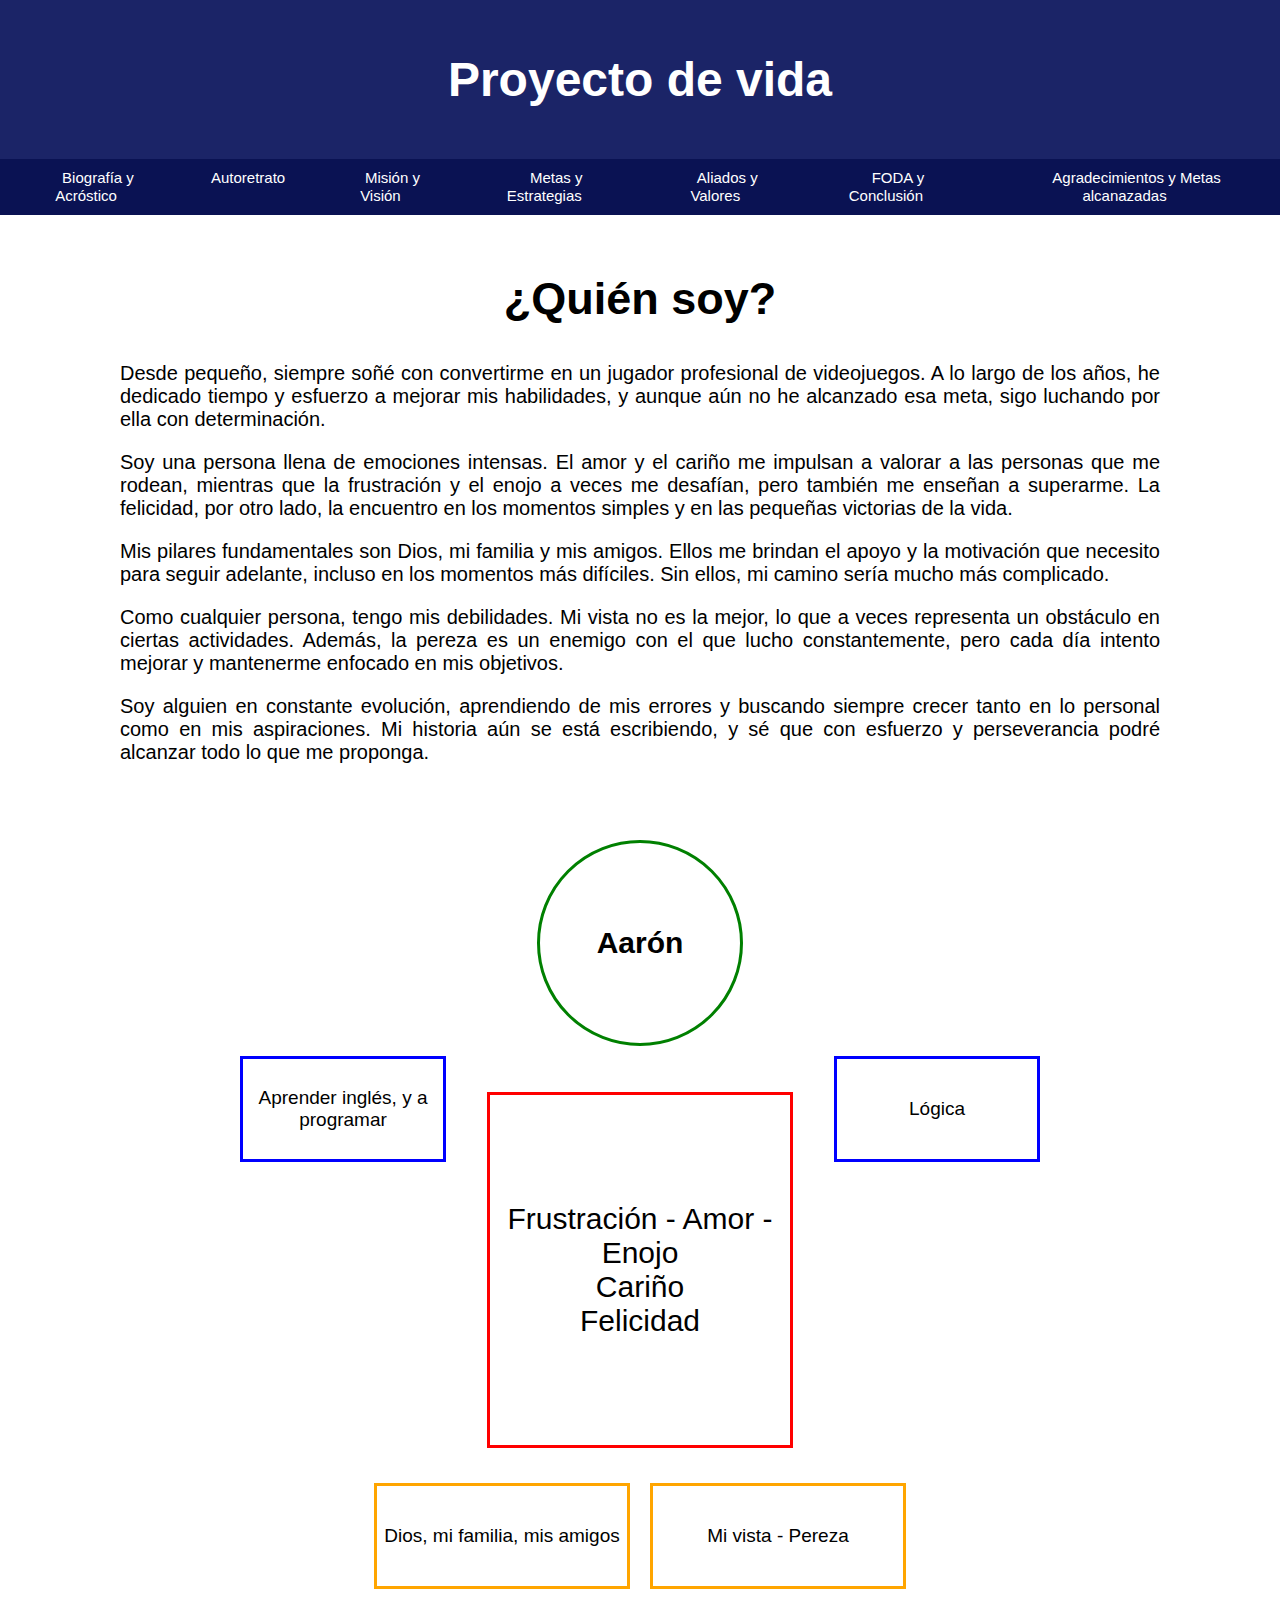
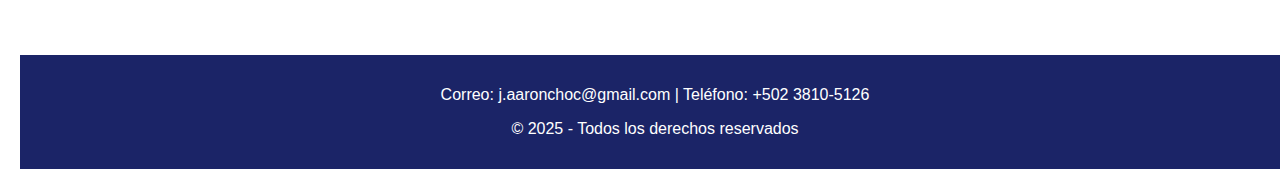
<file: index.html>
<!DOCTYPE html>
<html lang="es">
<head>
    <meta charset="UTF-8">
    <meta name="viewport" content="width=device-width, initial-scale=1.0">
    <title>Proyecto de Vida</title>
    <link rel="stylesheet" href="style.css">
</head>
<body>

    <!-- Contenedor que une la Navbar y el Header -->
    <div class="top-container">
        <header class="header">
            <h1>Proyecto de vida</h1>
        </header>
        <nav class="navbar">
            <ul>
                <li><a href="acros_y_biogra.html">Biografía y Acróstico</a></li>
                <li><a href="autoretrato.html">Autoretrato</a></li>
                <li><a href="vision_y_mision.html">Misión y Visión</a></li>
                <li><a href="metas_y_estrate.html">Metas y Estrategias</a></li>
                <li><a href="ali_y_valo.html">Aliados y Valores</a></li>
                <li><a href="FODA_y_conclu.html">FODA y Conclusión</a></li>
                <li><a href="agradeci_y_Malcanzadas.html">Agradecimientos y Metas alcanazadas</a></li>
            </ul>
        </nav>
    </div>

    <!-- Contenido principal -->
    <main class="content">
        <section class="contenedor1">
            <h2 class="t1">¿Quién soy?</h2>
            <p class="p1">Desde pequeño, siempre soñé con convertirme en un jugador profesional de videojuegos. A lo largo de los años, he dedicado tiempo y esfuerzo a mejorar mis habilidades, y aunque aún no he alcanzado esa meta, sigo luchando por ella con determinación.</p>
            <p class="p1">Soy una persona llena de emociones intensas. El amor y el cariño me impulsan a valorar a las personas que me rodean, mientras que la frustración y el enojo a veces me desafían, pero también me enseñan a superarme. La felicidad, por otro lado, la encuentro en los momentos simples y en las pequeñas victorias de la vida.</p>
            <p class="p1">Mis pilares fundamentales son Dios, mi familia y mis amigos. Ellos me brindan el apoyo y la motivación que necesito para seguir adelante, incluso en los momentos más difíciles. Sin ellos, mi camino sería mucho más complicado.</p>
            <p class="p1">Como cualquier persona, tengo mis debilidades. Mi vista no es la mejor, lo que a veces representa un obstáculo en ciertas actividades. Además, la pereza es un enemigo con el que lucho constantemente, pero cada día intento mejorar y mantenerme enfocado en mis objetivos.</p>
            <p class="p1">Soy alguien en constante evolución, aprendiendo de mis errores y buscando siempre crecer tanto en lo personal como en mis aspiraciones. Mi historia aún se está escribiendo, y sé que con esfuerzo y perseverancia podré alcanzar todo lo que me proponga.</p>
            <br>
            <br>
           <!-- Figura Humana -->
<div class="human-figure">
    <div class="cabeza">Aarón</div>
    <div class="arms">
        <div class="arm">Aprender inglés, y a programar</div>
        <div class="arm">Lógica</div>
    </div>
    <div class="Cuerpo">
        <div>Frustración - Amor - Enojo</div>
        <div>Cariño</div>
        <div>Felicidad</div>
    </div>
    <div class="legs">
        <div class="leg">Dios, mi familia, mis amigos</div>
        <div class="leg">Mi vista - Pereza</div>
    </div>
</div>
<br>
<br>

    <!-- Footer -->
    <footer class="footer">
        <p>Correo: j.aaronchoc@gmail.com | Teléfono: +502 3810-5126</p>
        <p>&copy; 2025 - Todos los derechos reservados</p>
    </footer>

</body>
</html>
</file>
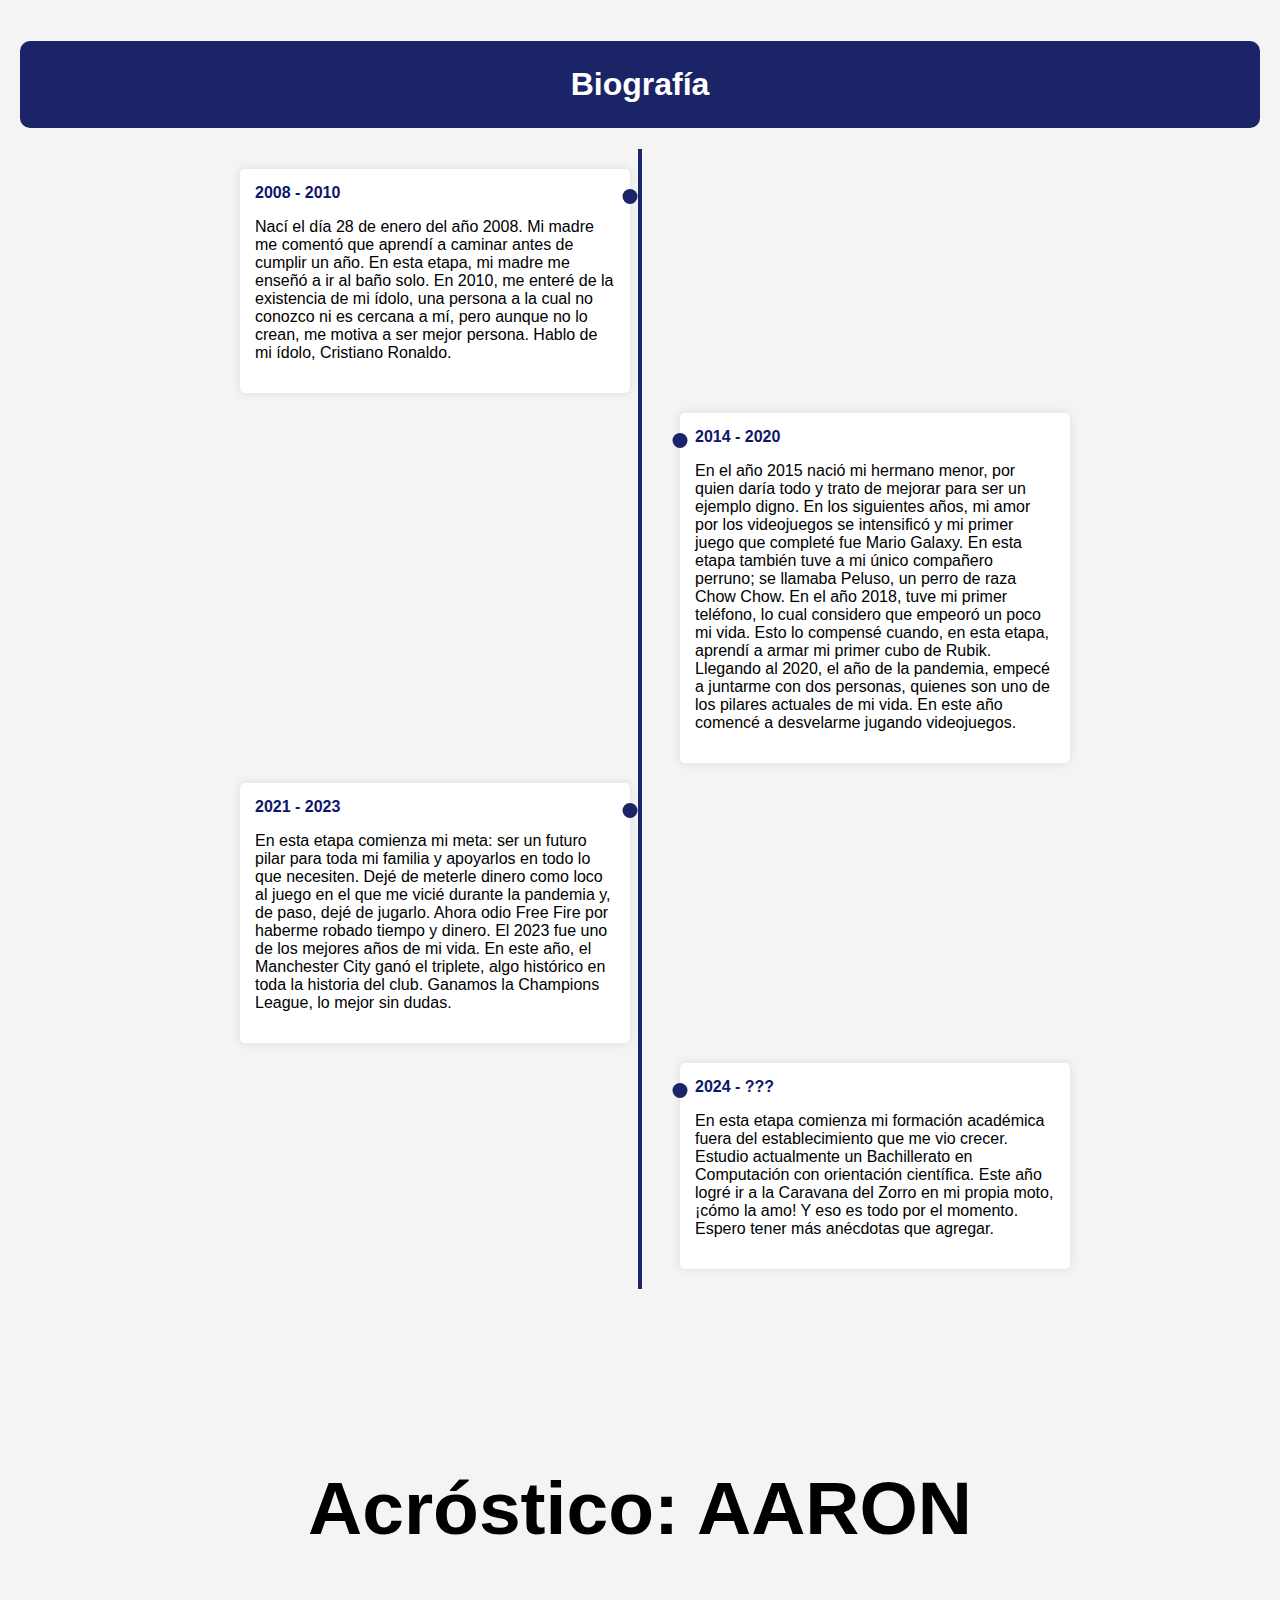
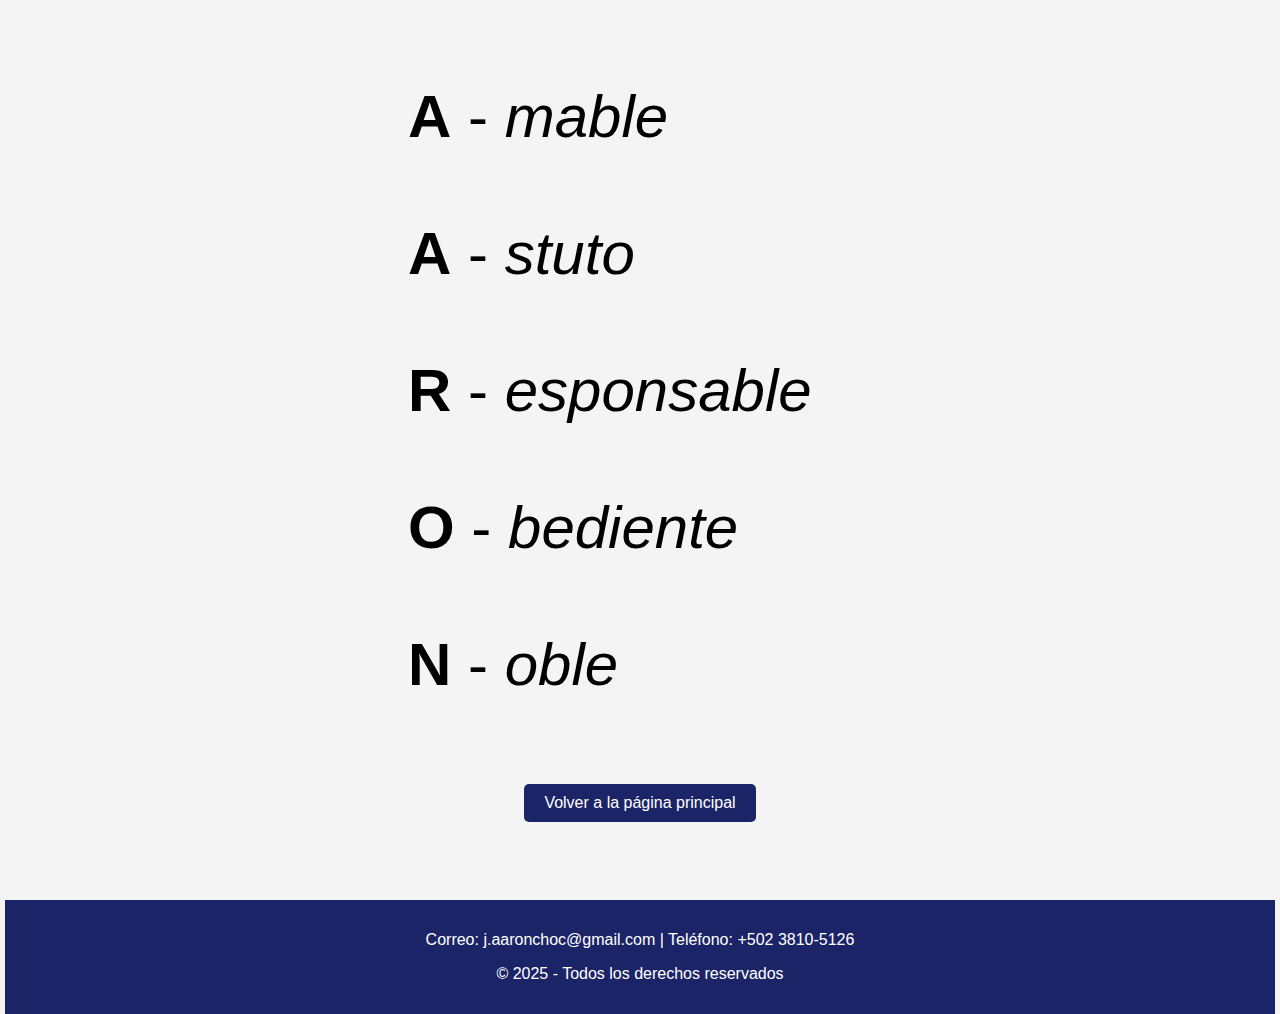
<file: acros_y_biogra.html>
<!DOCTYPE html>
<html lang="es">
<head>
    <meta charset="UTF-8">
    <meta name="viewport" content="width=device-width, initial-scale=1.0">
    <title>Proyecto de Vida</title>
    <link rel="stylesheet" href="style.css">
    <style>
        /* Estilos generales */
        body {
            font-family: Arial, sans-serif;
            margin: 0;
            padding: 20px;
            background-color: #f4f4f4;
            display: flex;
            flex-direction: column;
            min-height: 100vh;
        }

        h1 {
            text-align: center;
            background-color: #1b2467;
            color: white;
            padding: 2%;
            top: auto;
            border-radius: 10px;
        }

        /* Contenedor de la línea del tiempo */
        .timeline {
            position: relative;
            max-width: 800px;
            margin: auto;
            flex: 1; /* Esto asegura que el contenido ocupe el espacio disponible */
        }

        /* Línea vertical */
        .timeline::after {
            content: '';
            position: absolute;
            width: 4px;
            background-color: #1b2467;
            top: 0;
            bottom: 0;
            left: 50%;
            transform: translateX(-50%);
        }

        /* Caja de cada evento */
        .event {
            position: relative;
            width: 45%;
            padding: 15px;
            background-color: white;
            box-shadow: 0 0 10px rgba(0, 0, 0, 0.1);
            border-radius: 5px;
            margin: 20px 0;
        }

        /* Alternar eventos a la izquierda y derecha */
        .event:nth-child(odd) {
            left: 0;
        }

        .event:nth-child(even) {
            left: 55%;
        }

        /* Círculo indicador */
        .event::before {
            content: '';
            position: absolute;
            width: 15px;
            height: 15px;
            background-color: #1b2467;
            border-radius: 50%;
            top: 20px;
            left: 100%;
            transform: translateX(-50%);
        }

        .event:nth-child(even)::before {
            left: 0;
            transform: translateX(-50%);
        }

        /* Fecha de cada evento */
        .event .date {
            font-weight: bold;
            color: #0c166a;
        }

        /* Estilos para el pie de página */
        .footer {
        background: #1b2467;
        color: white;
        text-align: center;
        padding: 15px;
        position: relative;
        bottom: 0;
        width: 100%;
        transform: translateY(20px);
        right: 15px;
        }

        /* Estilos del acróstico */
        .acrostico {
            color: black;
            padding: 20px;
            margin: 20px auto;
            max-width: 800px;
            border-radius: 10px;
            text-align: center;
            font-size: 50px;
        }

        .acrostico h2 {
            margin: 10px 0;
        }

        .acrostico p {
            margin: 5px 0;
            font-size: 60px;
        }

        /* Estilos para el botón de regreso */
        .btn-regreso {
            background-color: #1b2467;
            color: white;
            padding: 10px 20px;
            border: none;
            border-radius: 5px;
            font-size: 16px;
            cursor: pointer;
            text-align: center;
            text-decoration: none;
            display: inline-block;
            margin-top: 20px;
        }

        .btn-regreso:hover {
            background-color: #0c144f;
        }
    </style>
</head>
<body>

    <h1>Biografía</h1>
    
    <div class="timeline">
        <div class="event">
            <span class="date">2008 - 2010</span>
            <p>Nací el día 28 de enero del año 2008. Mi madre me comentó que aprendí a caminar antes de cumplir un año. En esta etapa, mi madre me enseñó a ir al baño solo. En 2010, me enteré de la existencia de mi ídolo, una persona a la cual no conozco ni es cercana a mí, pero aunque no lo crean, me motiva a ser mejor persona. Hablo de mi ídolo, Cristiano Ronaldo.</p>
        </div>

        <div class="event">
            <span class="date">2014 - 2020</span>
            <p>En el año 2015 nació mi hermano menor, por quien daría todo y trato de mejorar para ser un ejemplo digno. En los siguientes años, mi amor por los videojuegos se intensificó y mi primer juego que completé fue Mario Galaxy. En esta etapa también tuve a mi único compañero perruno; se llamaba Peluso, un perro de raza Chow Chow. En el año 2018, tuve mi primer teléfono, lo cual considero que empeoró un poco mi vida. Esto lo compensé cuando, en esta etapa, aprendí a armar mi primer cubo de Rubik. Llegando al 2020, el año de la pandemia, empecé a juntarme con dos personas, quienes son uno de los pilares actuales de mi vida. En este año comencé a desvelarme jugando videojuegos.</p>
        </div>

        <div class="event">
            <span class="date">2021 - 2023</span>
            <p>En esta etapa comienza mi meta: ser un futuro pilar para toda mi familia y apoyarlos en todo lo que necesiten. Dejé de meterle dinero como loco al juego en el que me vicié durante la pandemia y, de paso, dejé de jugarlo. Ahora odio Free Fire por haberme robado tiempo y dinero. El 2023 fue uno de los mejores años de mi vida. En este año, el Manchester City ganó el triplete, algo histórico en toda la historia del club. Ganamos la Champions League, lo mejor sin dudas.</p>
        </div>

        <div class="event">
            <span class="date">2024 - ???</span>
            <p>En esta etapa comienza mi formación académica fuera del establecimiento que me vio crecer. Estudio actualmente un Bachillerato en Computación con orientación científica. Este año logré ir a la Caravana del Zorro en mi propia moto, ¡cómo la amo! Y eso es todo por el momento. Espero tener más anécdotas que agregar.</p>
        </div>
    </div>

    <br>
    <br>
    <br>
    <br>
    <br>
    <br>
    <br>

    <!-- Acróstico de la palabra AARON -->
    <div class="acrostico">
        <h2>Acróstico: AARON</h2>
        <br>
        <br>
        <p class="p1"><strong>A</strong> - <em>mable</em></p>
        <br>
        <p class="p1"><strong>A</strong> - <em>stuto</em></p>
        <br>
        <p class="p1"><strong>R</strong> - <em>esponsable</em></p>
        <br>
        <p class="p1"><strong>O</strong> - <em>bediente</em></p>
        <br>
        <p class="p1"><strong>N</strong> - <em>oble</em></p>
        <br>
        <!-- Botón de regreso -->
        <a href="index.html" class="btn-regreso">Volver a la página principal</a>
    </div>
    <br>

    <footer class="footer">
        <p>Correo: j.aaronchoc@gmail.com | Teléfono: +502 3810-5126</p>
        <p>&copy; 2025 - Todos los derechos reservados</p>
    </footer>

</body>
</html>
</file>
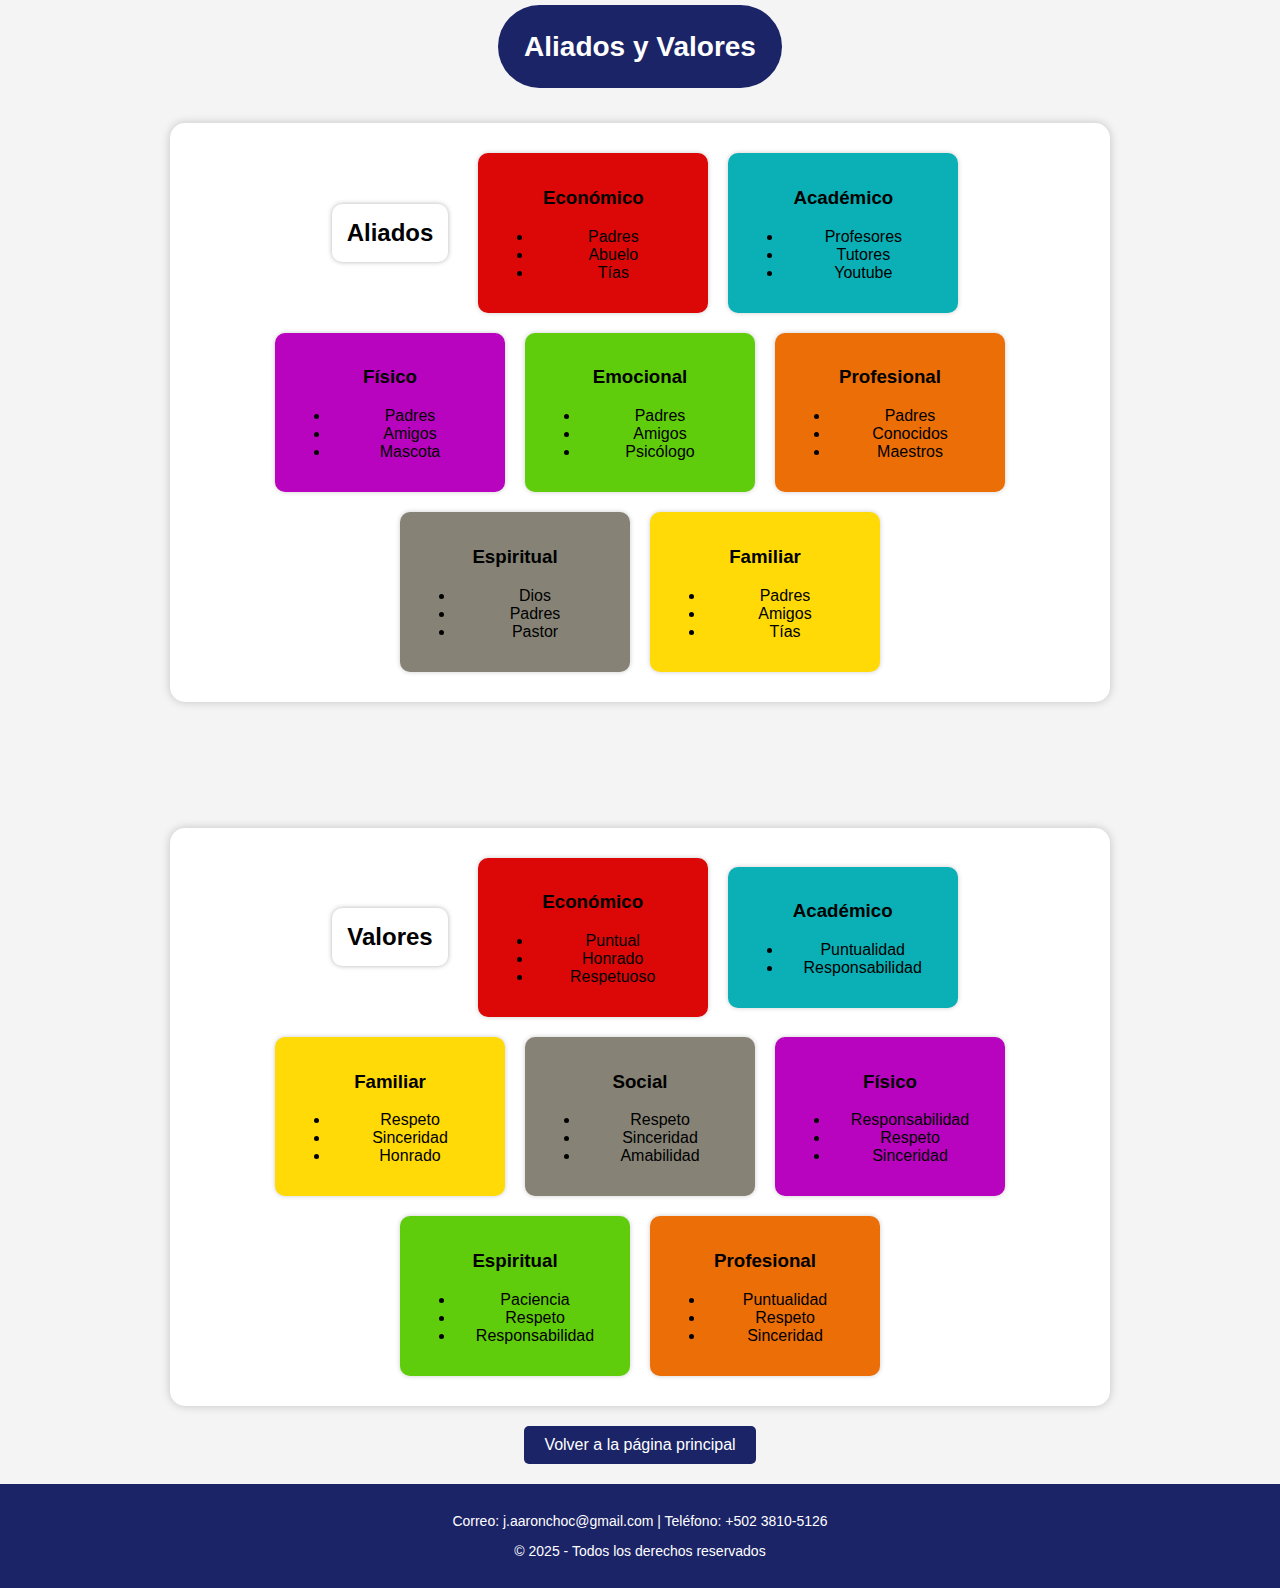
<file: ali_y_valo.html>
<!DOCTYPE html>
<html lang="es">
<head>
    <meta charset="UTF-8">
    <meta name="viewport" content="width=device-width, initial-scale=1.0">
    <title>Proyecto de Vida</title>
    <style>
        body {
            font-family: Arial, sans-serif;
            background-color: #f4f4f4;
            display: flex;
            flex-direction: column;
            align-items: center;
            justify-content: center;
            min-height: 100vh;
            margin: 0;
        }
        .title {
            font-size: 28px;
            font-weight: bold;
            margin: 20px;
            text-align: center;
            color: white;
            background-color: #1b2467;
            padding: 2%;
            border-radius: 1000px;
            transform: translateY(-15px);
        }
        .container {
            display: flex;
            flex-wrap: wrap;
            justify-content: center;
            align-items: center;
            text-align: center;
            width: 80%;
            max-width: 900px;
            background: white;
            padding: 20px;
            border-radius: 15px;
            box-shadow: 0 0 10px rgba(0, 0, 0, 0.2);
        }
        .central {
            font-size: 24px;
            font-weight: bold;
            margin: 20px;
            padding: 15px;
            border-radius: 10px;
            background: #fff;
            box-shadow: 0 0 5px rgba(0, 0, 0, 0.3);
        }
        .box {
            width: 200px;
            padding: 15px;
            margin: 10px;
            border-radius: 10px;
            box-shadow: 0 0 5px rgba(0, 0, 0, 0.2);
        }
        .economico { background: #dc0707; }
        .academico { background: #0ab0b6; }
        .familiar { background: #ffda06;}
        .fisico { background: #b904bf; }
        .espiritual { background: #868376;}
        .emocional { background: #60cd0c; }
        .profesional { background: #eb6e07; }
        .social { background: #868376;}
        .footer {
            text-align: center;
            margin-top: 20px;
            padding: 15px;
            width: 100%;
            background-color: #1b2467;
            color: white;
            font-size: 14px;
        }
        .btn-regreso {
            background-color: #1b2467;
            color: white;
            padding: 10px 20px;
            border: none;
            border-radius: 5px;
            font-size: 16px;
            cursor: pointer;
            text-align: center;
            text-decoration: none;
            display: inline-block;
            margin-top: 20px;
        }

        .btn-regreso:hover {
            background-color: #0c144f;
        }
    </style>
</head>
<body>

    <h1 class="title">Aliados y Valores</h1>

    <div class="container">
        <div class="central">Aliados</div>

        <div class="box economico">
            <h3>Económico</h3>
            <ul>
                <li>Padres</li>
                <li>Abuelo</li>
                <li>Tías</li>
            </ul>
        </div>

        <div class="box academico">
            <h3>Académico</h3>
            <ul>
                <li>Profesores</li>
                <li>Tutores</li>
                <li>Youtube</li>
            </ul>
        </div>

        <div class="box fisico">
            <h3>Físico</h3>
            <ul>
                <li>Padres</li>
                <li>Amigos</li>
                <li>Mascota</li>
            </ul>
        </div>

        <div class="box emocional">
            <h3>Emocional</h3>
            <ul>
                <li>Padres</li>
                <li>Amigos</li>
                <li>Psicólogo</li>
            </ul>
        </div>

        <div class="box profesional">
            <h3>Profesional</h3>
            <ul>
                <li>Padres</li>
                <li>Conocidos</li>
                <li>Maestros</li>
            </ul>
        </div>

        <div class="box espiritual">
            <h3>Espiritual</h3>
            <ul>
                <li>Dios</li>
                <li>Padres</li>
                <li>Pastor</li>
            </ul>
        </div>

        <div class="box familiar">
            <h3>Familiar</h3>
            <ul>
                <li>Padres</li>
                <li>Amigos</li>
                <li>Tías</li>
            </ul>
        </div>
    </div>
    <br>
    <br>
    <br>
    <br>
    <br>
    <br>
    <br>

    <div class="container">
        <div class="central">Valores</div>

        <div class="box economico">
            <h3>Económico</h3>
            <ul>
                <li>Puntual</li>
                <li>Honrado</li>
                <li>Respetuoso</li>
            </ul>
        </div>

        <div class="box academico">
            <h3>Académico</h3>
            <ul>
                <li>Puntualidad</li>
                <li>Responsabilidad</li>
            </ul>
        </div>

        <div class="box familiar">
            <h3>Familiar</h3>
            <ul>
                <li>Respeto</li>
                <li>Sinceridad</li>
                <li>Honrado</li>
            </ul>
        </div>

        <div class="box social">
            <h3>Social</h3>
            <ul>
                <li>Respeto</li>
                <li>Sinceridad</li>
                <li>Amabilidad</li>
            </ul>
        </div>

        <div class="box fisico">
            <h3>Físico</h3>
            <ul>
                <li>Responsabilidad</li>
                <li>Respeto</li>
                <li>Sinceridad</li>
            </ul>
        </div>

        <div class="box emocional">
            <h3>Espiritual</h3>
            <ul>
                <li>Paciencia</li>
                <li>Respeto</li>
                <li>Responsabilidad</li>
            </ul>
        </div>

        <div class="box profesional">
            <h3>Profesional</h3>
            <ul>
                <li>Puntualidad</li>
                <li>Respeto</li>
                <li>Sinceridad</li>
            </ul>
        </div>
    </div>
    <a href="index.html" class="btn-regreso">Volver a la página principal</a>

    <footer class="footer">
        <p>Correo: j.aaronchoc@gmail.com | Teléfono: +502 3810-5126</p>
        <p>&copy; 2025 - Todos los derechos reservados</p>
    </footer>

</body>
</html>
</file>
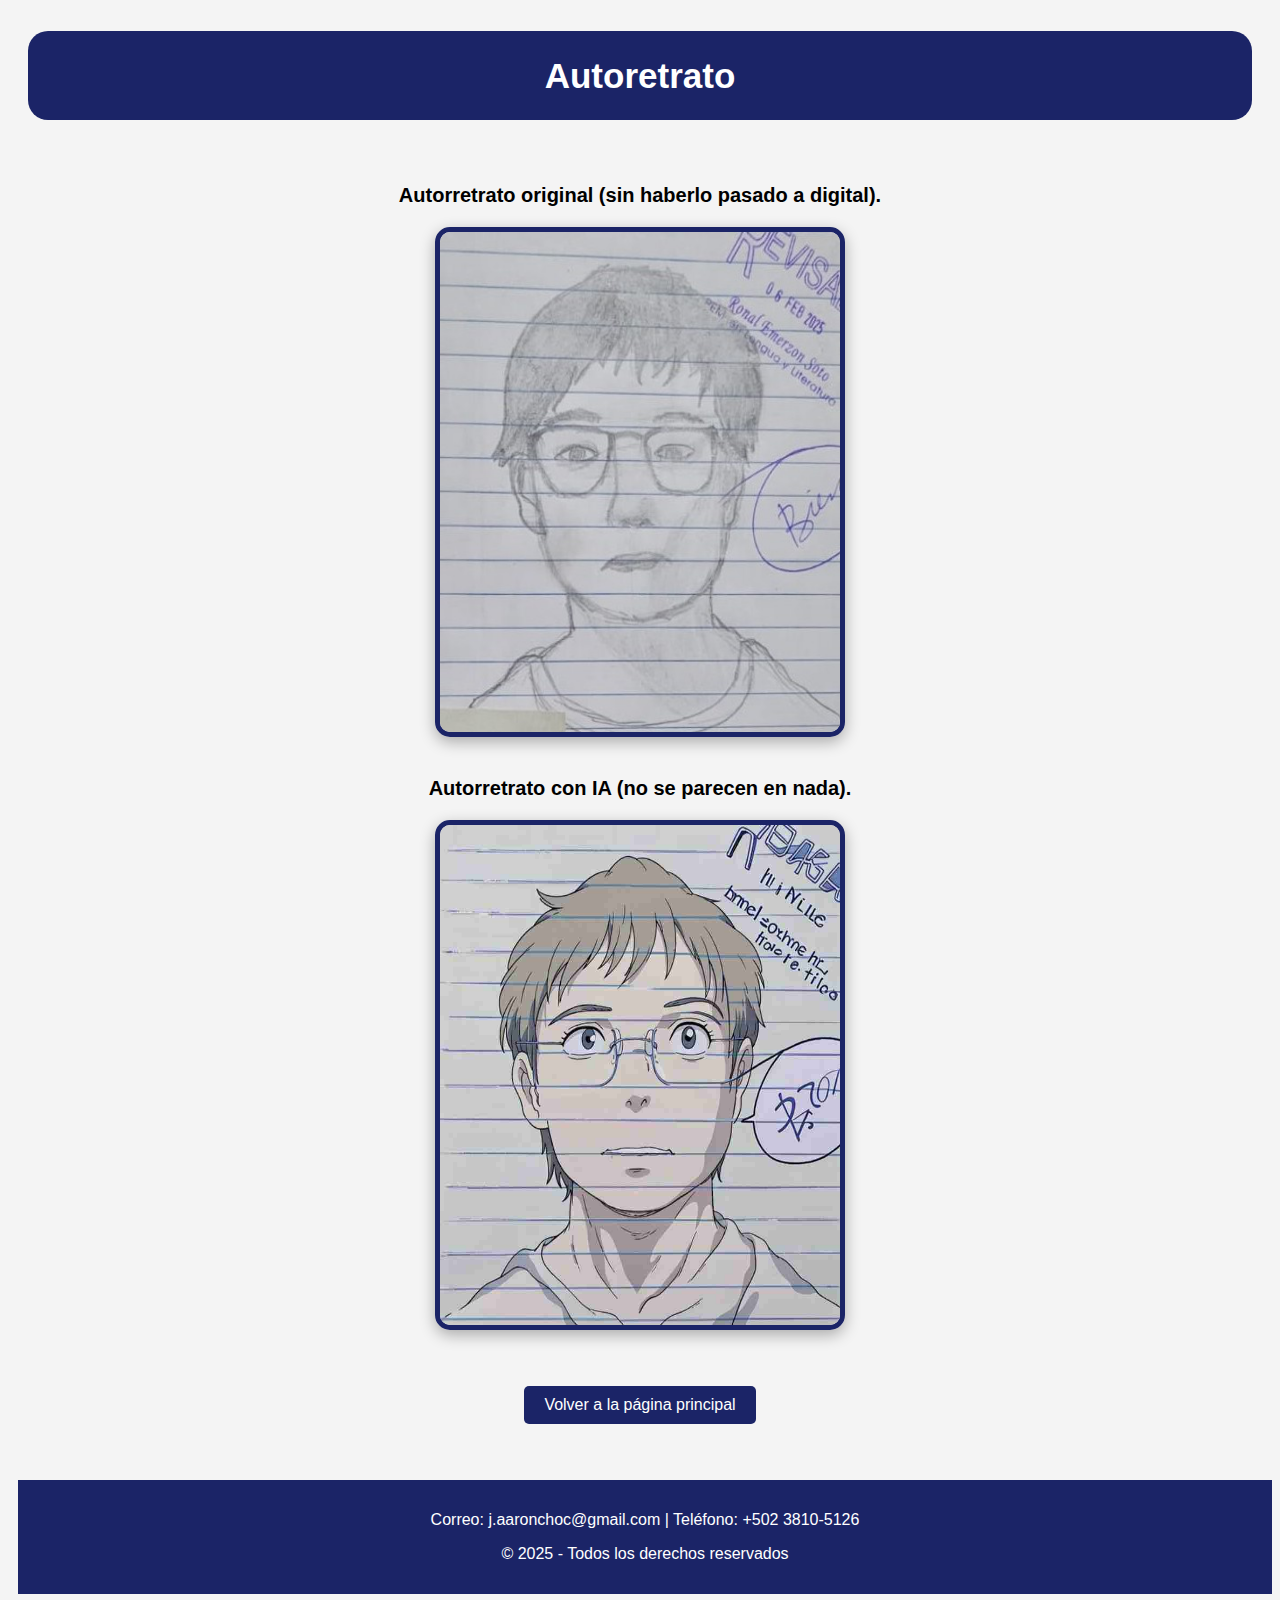
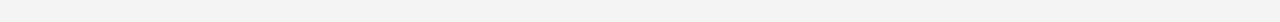
<file: autoretrato.html>
<!DOCTYPE html>
<html lang="es">
<head>
    <meta charset="UTF-8">
    <meta name="viewport" content="width=device-width, initial-scale=1.0">
    <title>Proyecto de Vida</title>
    <style>

        body {
            font-family: Arial, sans-serif;
            text-align: center;
            background-color: #f4f4f4;
            padding: 20px;
        }

        h1 {
            background-color: #1b2467;
            color: white;
            padding: 2%;
            text-align: center;
            border-radius: 20px;
            font-size: 35px;
            transform: translateY(-20px);
        }

        section p {
            font-size: 20px;
            font-weight: bold;
        }

        /* Estilos para las imágenes */
        .image-container {
            display: flex;
            flex-direction: column;
            align-items: center;
            margin-top: 20px;
        }

        .image-container img {
            width: 400px;
            height: 500px;
            border-radius: 15px;
            border: 5px solid #1b2467;
            box-shadow: 0 5px 15px rgba(0, 0, 0, 0.3);
            transition: transform 0.3s, box-shadow 0.3s;
        }

        .image-container img:hover {
            transform: scale(1.05);
            box-shadow: 0 8px 20px rgba(0, 0, 0, 0.5);
        }

        .btn-regreso {
            background-color: #1b2467;
            color: white;
            padding: 10px 20px;
            border: none;
            border-radius: 5px;
            font-size: 16px;
            cursor: pointer;
            text-align: center;
            text-decoration: none;
            display: inline-block;
            margin-top: 20px;
        }

        .btn-regreso:hover {
            background-color: #0c144f;
        }

        footer {
            background: #1b2467;
            color: white;
            text-align: center;
            padding: 15px;
            width: 100%;
            margin-top: 20px;
            position: relative;
            bottom: 0;
            right: 10px;
        }

    </style>
</head>
<body>

    <header>
        <h1>Autoretrato</h1>
    </header>

    <main>
        <section class="image-container">
            <p>Autorretrato original (sin haberlo pasado a digital).</p>
            <img src="Autoretrato.jpeg" alt="Autorretrato original">
        </section>

        <section class="image-container">
            <p>Autorretrato con IA (no se parecen en nada).</p>
            <img src="IAretrato.jpeg" alt="Autorretrato con IA">
        </section>
    </main>

    <br><br>
    <div><a href="index.html" class="btn-regreso">Volver a la página principal</a></div>
    <br><br>

    <footer class="footer">
        <p>Correo: j.aaronchoc@gmail.com | Teléfono: +502 3810-5126</p>
        <p>&copy; 2025 - Todos los derechos reservados</p>
    </footer>

</body>
</html>
</file>
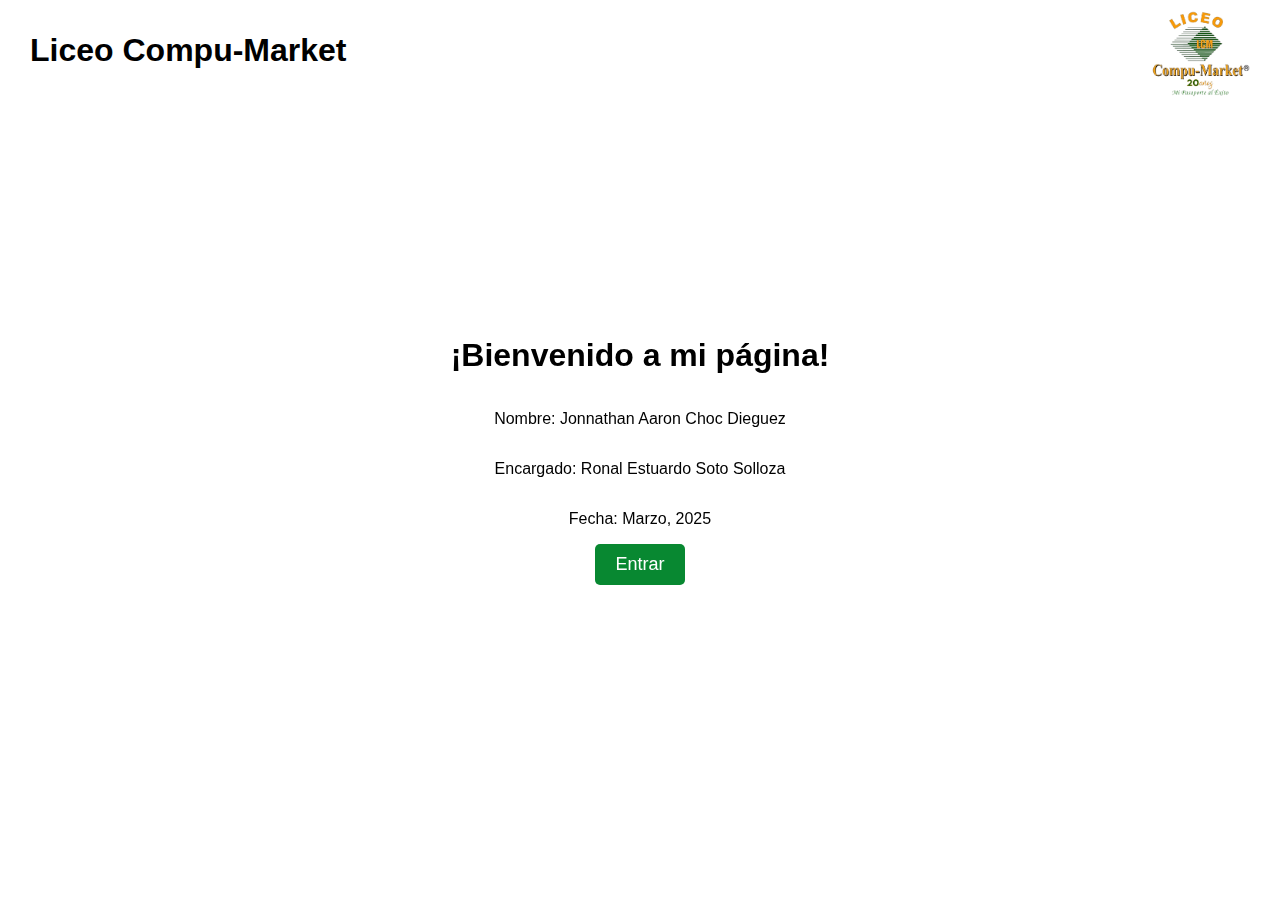
<file: Bienvenida.html>
<!DOCTYPE html>
<html lang="es">
<head>
    <meta charset="UTF-8">
    <meta name="viewport" content="width=device-width, initial-scale=1.0">
    <title>Bienvenida</title>
    <link rel="stylesheet" href="style.css">
    <style>
        /* Estilos para la pantalla de bienvenida */
        .welcome-screen {
            position: fixed;
            top: 0;
            left: 0;
            width: 100%;
            height: 100%;
            color: black;
            display: flex;
            flex-direction: column;
            justify-content: center;
            align-items: center;
            text-align: center;
            z-index: 999;
        }

        .welcome-screen h1 {
            font-size: 2em;
            margin-bottom: 20px;
        }

        .welcome-screen button {
            padding: 10px 20px;
            font-size: 18px;
            background-color: #088831;
            border: none;
            color: white;
            cursor: pointer;
            border-radius: 5px;
            transition: 0.3s;
        }

        .welcome-screen button:hover {
            background-color: #08732a;
        }

        /* Estilos para el header */
        header {
            position: relative; /* Permite que la imagen se posicione dentro */
            width: 100%;
            height: 80px;
            background-color: #ffffff;
            display: flex;
            align-items: center;
            padding: 10px;
        }

        header h1 {
            color: rgb(0, 0, 0);
            margin-left: 20px;
        }

        /* Imagen en la esquina superior derecha */
        .img-superior-derecha {
            position: absolute;
            top: 10px;
            right: 50px;
            width: 100px; /* Ajusta el tamaño */
            height: auto;
        }
    </style>
</head>
<body>

    <!-- Pantalla de bienvenida -->
    <div class="welcome-screen">
        <h1>¡Bienvenido a mi página!</h1>
        <p>Nombre: Jonnathan Aaron Choc Dieguez</p>
        <p>Encargado: Ronal Estuardo Soto Solloza</p>
        <p>Fecha: Marzo, 2025</p>
        <button onclick="enterWebsite()">Entrar</button>
    </div>

    <!-- Header con imagen -->
    <header>
        <h1>Liceo Compu-Market</h1>
        <img src="Esto.png" alt="Logo" class="img-superior-derecha">
    </header>

    <script>
        function enterWebsite() {
            window.location.href = "index.html"; // Redirige a la página principal
        }
    </script>

</body>
</html>
</file>
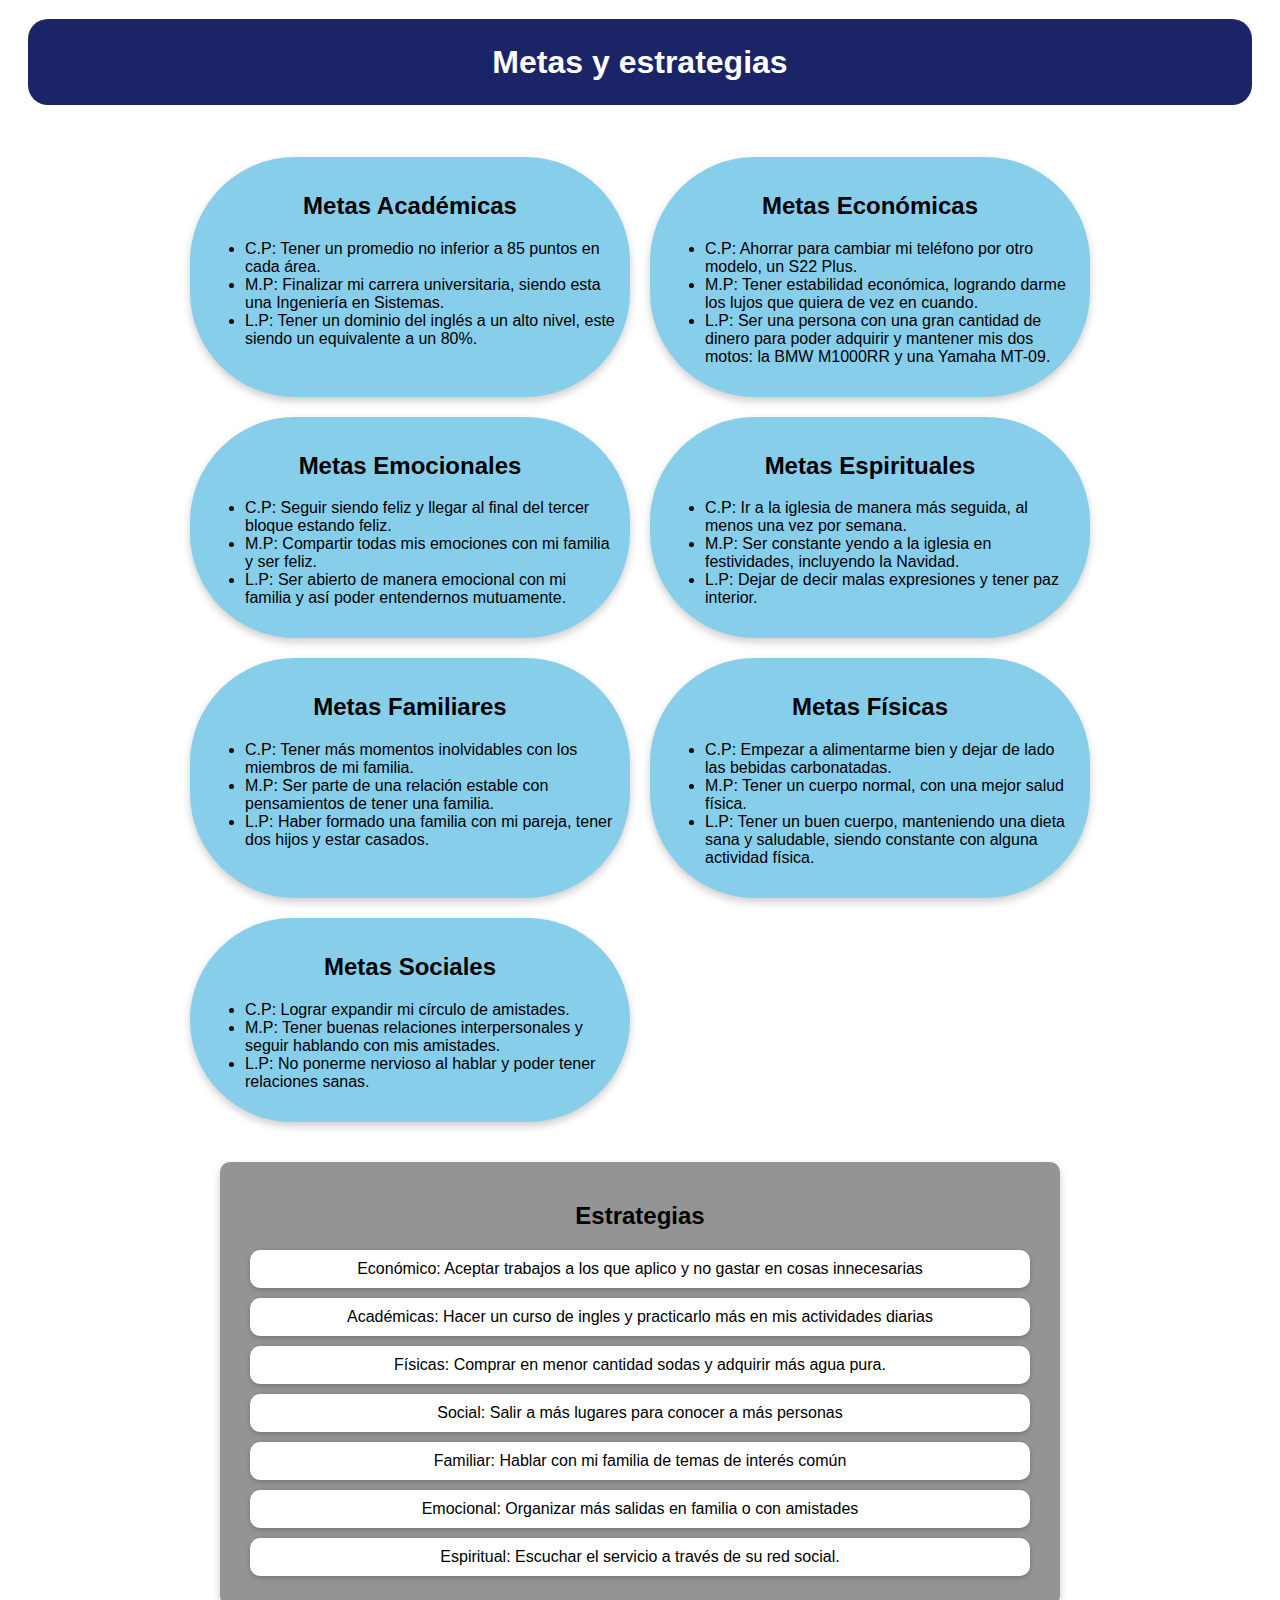
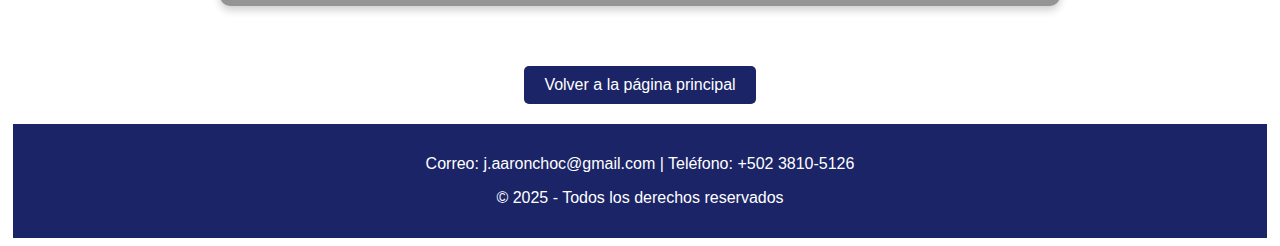
<file: metas_y_estrate.html>
<!DOCTYPE html>
<html lang="es">
<head>
    <meta charset="UTF-8">
    <meta name="viewport" content="width=device-width, initial-scale=1.0">
    <title>Proyecto de Vida</title>
    <style>
        body {
            font-family: Arial, sans-serif;
            background-color: white;
            text-align: center;
            padding: 20px;
        }
        .container {
            display: grid;
            grid-template-columns: repeat(2, 1fr);
            gap: 20px;
            max-width: 900px;
            margin: auto;
        }
        .box {
            background: skyblue;
            padding: 15px;
            border-radius: 105px;
            box-shadow: 0 4px 8px rgba(0, 0, 0, 0.2);
            text-align: left;
        }
        .box h2 {
            text-align: center;
        }
        h1 {
            background-color: #1b2467;
            color: White;
            padding: 2%;
            border-radius: 20px;
            transform: translateY(-30px);
        }
        .footer {
        background: #1b2467;
        color: white;
        text-align: center;
        padding: 15px;
        position: relative;
        bottom: 0;
        width: 100%;
        transform: translateY(20px);
        right: 15px;
        }
        .estrategias-container {
            position: relative;
            max-width: 800px;
            margin: 40px auto;
            padding: 20px;
            background: #949494;
            border-radius: 10px;
            box-shadow: 0 4px 8px rgba(0, 0, 0, 0.2);
        }
        .estrategia {
            background: white;
            padding: 10px;
            margin: 10px;
            border-radius: 10px;
            box-shadow: 0 2px 5px rgba(0, 0, 0, 0.2);
            text-align: center;
            position: relative;
        }
        .estrategias-container::before {
            content: "";
            position: absolute;
            width: 3px;
            top: 20px;
            bottom: 20px;
            left: 50%;
            transform: translateX(-50%);
        }
        .btn-regreso {
            background-color: #1b2467;
            color: white;
            padding: 10px 20px;
            border: none;
            border-radius: 5px;
            font-size: 16px;
            cursor: pointer;
            text-align: center;
            text-decoration: none;
            display: inline-block;
            margin-top: 20px;
        }

        .btn-regreso:hover {
            background-color: #0c144f;
        }
    </style>
</head>
<body>
    <h1>Metas y estrategias</h1>
    <div class="container">
        <div class="box">
            <h2>Metas Académicas</h2>
            <ul>
                <li>C.P: Tener un promedio no inferior a 85 puntos en cada área.</li>
                <li>M.P: Finalizar mi carrera universitaria, siendo esta una Ingeniería en Sistemas.</li>
                <li>L.P: Tener un dominio del inglés a un alto nivel, este siendo un equivalente a un 80%.</li>
            </ul>
        </div>
        <div class="box">
            <h2>Metas Económicas</h2>
            <ul>
                <li>C.P: Ahorrar para cambiar mi teléfono por otro modelo, un S22 Plus.</li>
                <li>M.P: Tener estabilidad económica, logrando darme los lujos que quiera de vez en cuando.</li>
                <li>L.P: Ser una persona con una gran cantidad de dinero para poder adquirir y mantener mis dos motos: la BMW M1000RR y una Yamaha MT-09.</li>
            </ul>
        </div>
        <div class="box">
            <h2>Metas Emocionales</h2>
            <ul>
                <li>C.P: Seguir siendo feliz y llegar al final del tercer bloque estando feliz.</li>
                <li>M.P: Compartir todas mis emociones con mi familia y ser feliz.</li>
                <li>L.P: Ser abierto de manera emocional con mi familia y así poder entendernos mutuamente.</li>
            </ul>
        </div>
        <div class="box">
            <h2>Metas Espirituales</h2>
            <ul>
                <li>C.P: Ir a la iglesia de manera más seguida, al menos una vez por semana.</li>
                <li>M.P: Ser constante yendo a la iglesia en festividades, incluyendo la Navidad.</li>
                <li>L.P: Dejar de decir malas expresiones y tener paz interior.</li>
            </ul>
        </div>
        <div class="box">
            <h2>Metas Familiares</h2>
            <ul>
                <li>C.P: Tener más momentos inolvidables con los miembros de mi familia.</li>
                <li>M.P: Ser parte de una relación estable con pensamientos de tener una familia.</li>
                <li>L.P: Haber formado una familia con mi pareja, tener dos hijos y estar casados.</li>
            </ul>
        </div>
        <div class="box">
            <h2>Metas Físicas</h2>
            <ul>
                <li>C.P: Empezar a alimentarme bien y dejar de lado las bebidas carbonatadas.</li>
                <li>M.P: Tener un cuerpo normal, con una mejor salud física.</li>
                <li>L.P: Tener un buen cuerpo, manteniendo una dieta sana y saludable, siendo constante con alguna actividad física.</li>
            </ul>
        </div>
        <div class="box">
            <h2>Metas Sociales</h2>
            <ul>
                <li>C.P: Lograr expandir mi círculo de amistades.</li>
                <li>M.P: Tener buenas relaciones interpersonales y seguir hablando con mis amistades.</li>
                <li>L.P: No ponerme nervioso al hablar y poder tener relaciones sanas.</li>
            </ul>
        </div>
    </div>
    <div class="estrategias-container">
        <h2>Estrategias</h2>
        <div class="estrategia">Económico: Aceptar trabajos a los que aplico y no gastar en cosas innecesarias</div>
        <div class="estrategia">Académicas: Hacer un curso de ingles y practicarlo más en mis actividades diarias</div>
        <div class="estrategia">Físicas: Comprar en menor cantidad sodas y adquirir más agua pura.</div>
        <div class="estrategia">Social: Salir a más lugares para conocer a más personas</div>
        <div class="estrategia">Familiar: Hablar con mi familia de temas de interés común</div>
        <div class="estrategia">Emocional: Organizar más salidas en familia o con amistades</div>
        <div class="estrategia">Espiritual: Escuchar el servicio a través de su red social.</div>
    </div>
    <div><a href="index.html" class="btn-regreso">Volver a la página principal</a></div>
    <footer class="footer">
        <p>Correo: j.aaronchoc@gmail.com | Teléfono: +502 3810-5126</p>
        <p>&copy; 2025 - Todos los derechos reservados</p>
    </footer>
</body>
</html>
</file>
<file: style.css>
body {
  font-family: Arial, sans-serif;
  margin: 0;
  padding: 0;
  background-color: #ffffff;
  color: #000000;
}

/* Contenedor superior que une Navbar y Header */
.top-container {
  top: 0;
  width: 100%;
  background:#1b2467;
  color: white;
  text-align: center;
  z-index: 1000;
}

/* Estilos del Header */
.header {
  padding: 20px;
  font-size: 24px;
}

/* Estilos de la barra de navegación */
.navbar {
  background:#0a1253;
  padding: 10px 0;
}

.navbar ul {
  list-style: none;
  padding: 0;
  margin: 0;
  display: flex;
  justify-content: center;
}

.navbar ul li {
  margin: 0 15px;
}

.navbar ul li a {
  text-decoration: none;
  color: white;
  font-size: 15px;
  padding: 8px 12px;
  transition: background 0.3s ease-in-out;
}

.navbar ul li a:hover {
  background: #ff0000a5;
  border-radius: 5px;
}

/* Estilos del contenido */
.content {
  padding: 20px;
  text-align: center;
}

.content img {
  padding-right: 1000px;
  transform: translateY(100px);
}

.p2 {
  text-align: right;
  transform: translateY(-500px);
  font-size: 40px;
}

.content h2 {
  font-size: 45px;
}

/* Estilos del Footer */
.footer {
  background: #1b2467;
  color: white;
  text-align: center;
  padding: 15px;
  position: relative;
  bottom: 0;
  width: 100%;
}

.contenedor1 {
  background-color: #ffffff;
  color: #000000; 
}

.p1 {
  text-align: justify;
  font-size: 20px;
  padding-left: 100px;
  padding-right: 100px;
}
.human-figure {
  display: flex;
  flex-direction: column;
  align-items: center;
  margin-top: 20px;
  position: relative;
}

/* Cabeza */
.cabeza {
  width: 200px;
  height: 200px;
  background-color: white;
  border: 3px solid green;
  border-radius: 50%;
  display: flex;
  align-items: center;
  justify-content: center;
  font-weight: bold;
  font-size: 30px;
}

/* Cuerpo */
.Cuerpo {
  width: 300px;
  height: 350px;
  background-color: white;
  border: 3px solid red;
  display: flex;
  flex-direction: column;
  align-items: center;
  justify-content: center;
  transform: translateY(-60px);
  font-size: 30px;
}

/* Brazos */
.arms {
  display: flex;
  justify-content: space-between;
  width: 800px;
  position: relative;
  top: 10px;
}

.arm {
  width: 200px;
  height: 100px;
  background-color: white;
  border: 3px solid blue;
  display: flex;
  align-items: center;
  justify-content: center;
  font-size: 19px;
}

/* Piernas */
.legs {
  display: flex;
  gap: 20px;
  margin-top: 5px;
}

.leg {
  width: 250px;
  height: 100px;
  background-color: white;
  border: 3px solid orange;
  display: flex;
  align-items: center;
  justify-content: center;
  font-size: 19px;
  transform: translateY(-30px);
}
</file>
